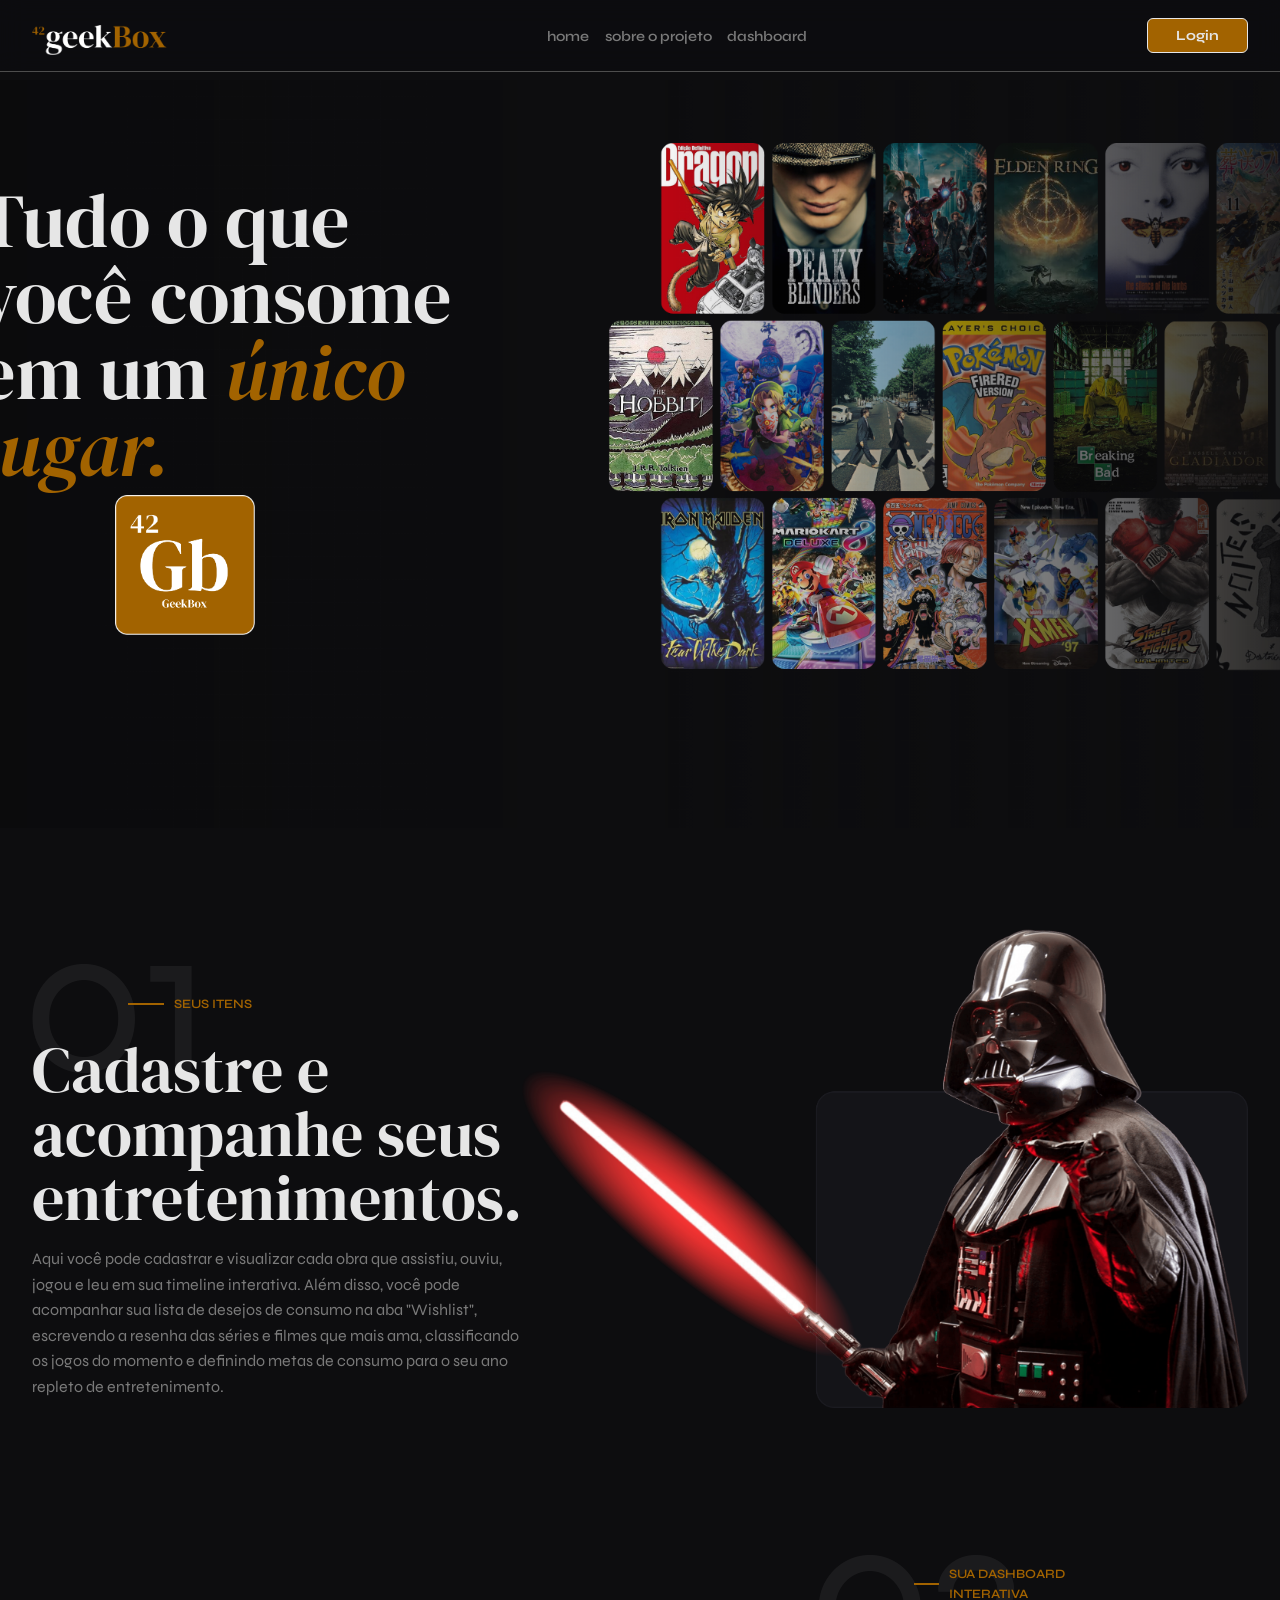
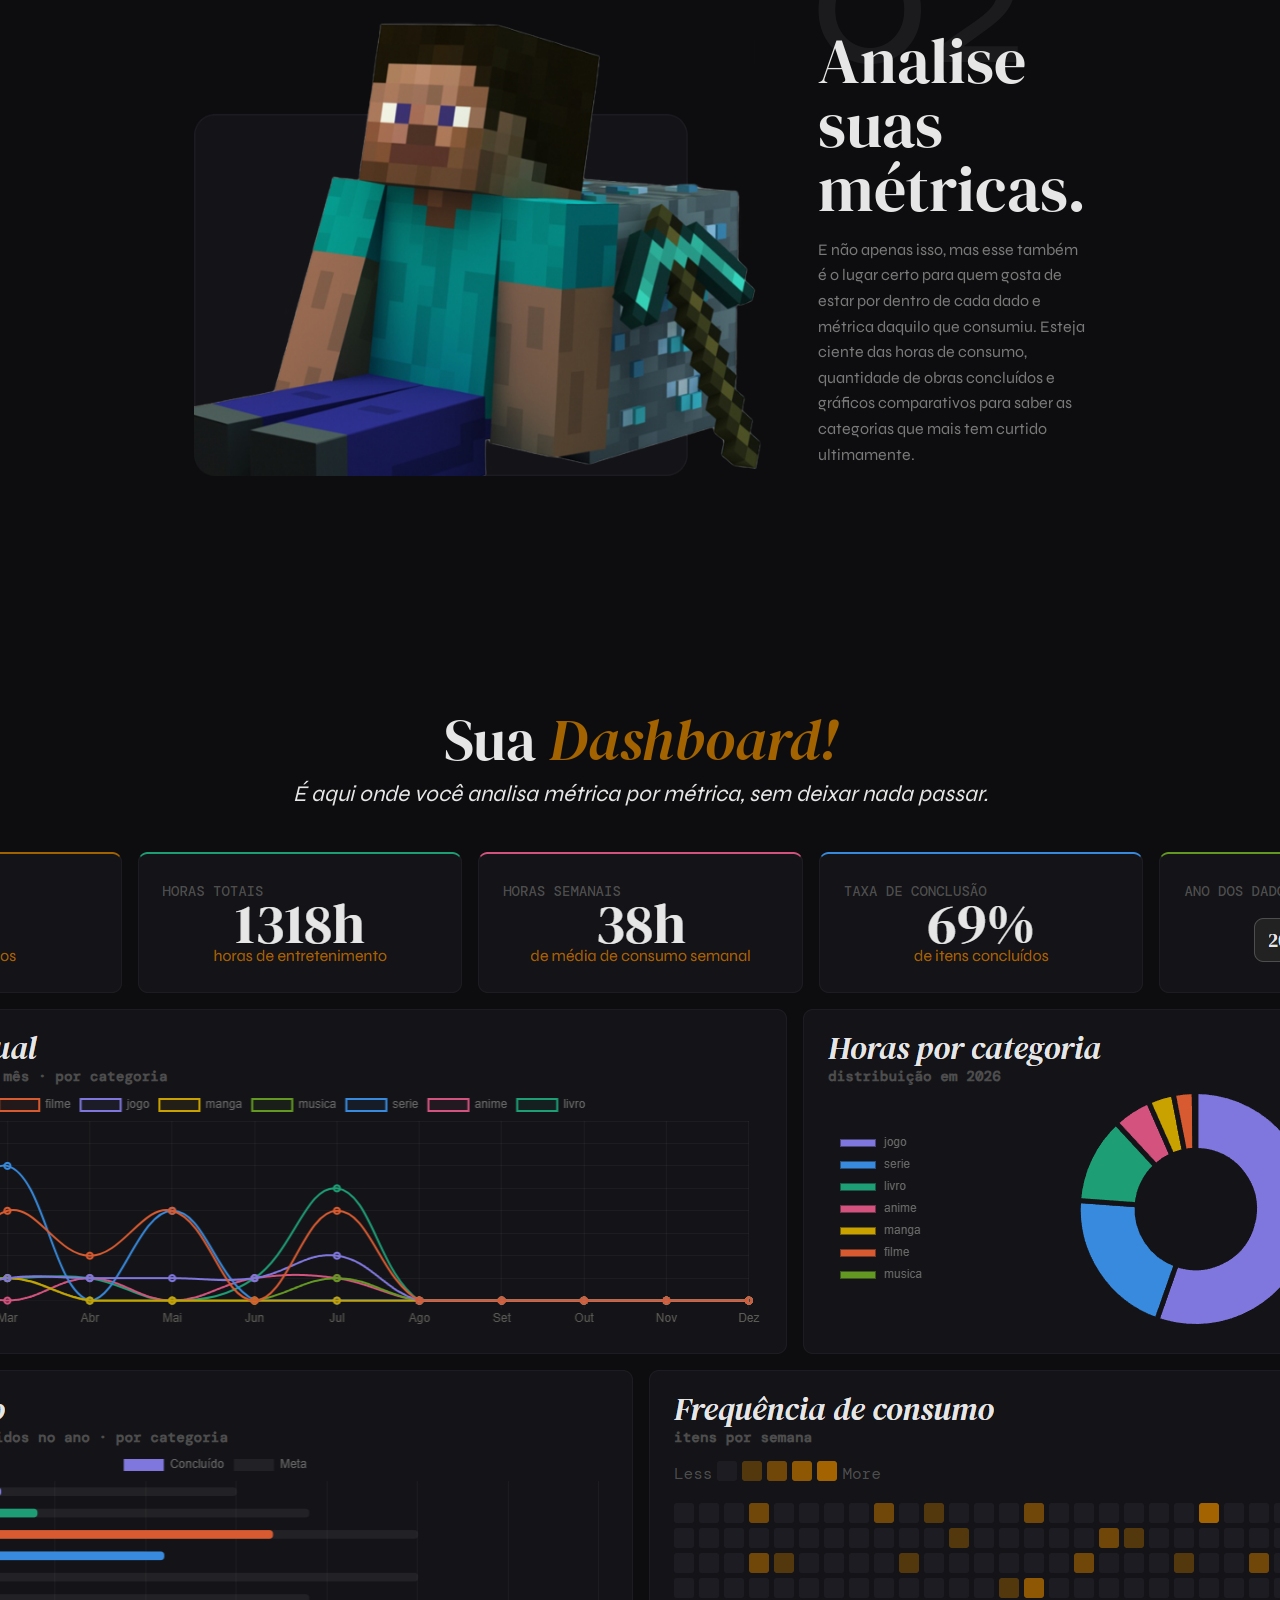
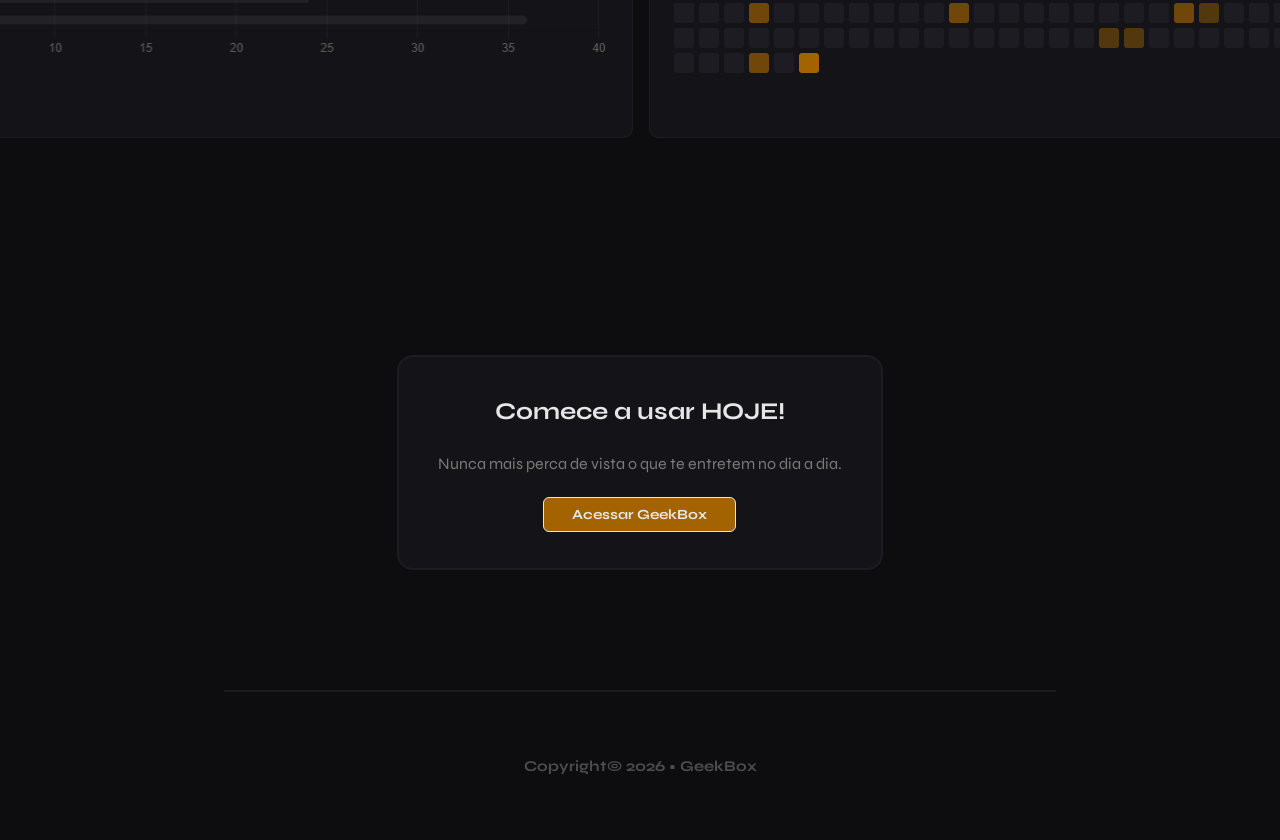
<file: public/index.html>
<!DOCTYPE html>
<html lang="en">

<head>
    <meta charset="UTF-8">
    <meta http-equiv="X-UA-Compatible" content="IE=edge">
    <meta name="viewport" content="width=device-width, initial-scale=1.0">

    <title>GeekBox | Página Inicial</title>

    <script src="./js/sessao.js"></script>

    <link rel="stylesheet" href="./css/estilo.css">
    <link rel="stylesheet" href="./css/components.css">
    <link rel="icon" href="../assets/logo/Vector.png">
    <link rel="preconnect" href="https://fonts.gstatic.com">
</head>

<body>
    <div class="header">
      <div class="container">
        <div class="logo-img">
          <img src="./assets/logo/logo-geekbox.png" alt="">
        </div>
        <ul class="navbar">
          <li><a href="#first">home</a></li>    
          <li><a href="#second">sobre o projeto</a></li>    
          <li><a href="#dashboard-div">dashboard</a></li>    
        </ul>
        <a href="./login.html">
          <button class="btn-login">Login</button>
        </a>
      </div>
    </div>
  

    <div id="first">
      <div class="banner">
        <div class="container">
          <p>Tudo o que você consome em um <span class="italic-span">único lugar.</span></p>
          <div class="logo-image">
            <img src="./assets/landing-page/Vector (5).png" alt="">
          </div>
        </div>
      </div>
    </div>
  

<!-- SEGUNDA SECTION -->
    <div class="social" id="second">
      <div class="container">
        <div class="content">
          <div class="container-text">
            <div class="content-header">
              <span class="bg-number">01</span>
              <div class="header-tag">
                <span class="line"></span>
                <span>SEUS ITENS</span>
              </div>
            </div>
            <div class="content-title">
              <h2>
                Cadastre e acompanhe seus entretenimentos.
              </h2>
            </div>
            <div class="content-text">
              <p>
                Aqui você pode cadastrar e visualizar cada obra que assistiu, ouviu, jogou e leu em sua timeline interativa. Além disso, você pode acompanhar sua lista de desejos de consumo na aba "Wishlist", escrevendo a resenha das séries e filmes que mais ama, classificando os jogos do momento e definindo metas de consumo para o seu ano repleto de entretenimento.
              </p>
            </div>
          </div>
          <div class="content-img">
            <img src="./assets/landing-page/Group 19.png" alt="">
          </div>
        </div>

      </div>
    </div>

<!-- TERCEIRA SECTION -->
    <div class="social" id="third">
      <div class="container">
        <div class="content-second">
          <div class="content-img">
            <img src="./assets/landing-page/Group 20.png" alt="">
          </div>

          <div class="container-text">
            <div class="content-header">
              <span class="bg-number">02</span>
              <div class="header-tag">
                <span class="line"></span>
                <span>SUA DASHBOARD INTERATIVA</span>
              </div>
            </div>
            <div class="content-title">
              <h2>
                Analise suas métricas.
              </h2>
            </div>
            <div class="content-text">
              <p>
                E não apenas isso, mas esse também é o lugar certo para quem gosta de estar por dentro de cada dado e métrica daquilo que consumiu. Esteja ciente das horas de consumo, quantidade de obras concluídos e gráficos comparativos para saber as categorias que mais tem curtido ultimamente.
              </p>
            </div>
          </div>
        </div>

      </div>
    </div>

    <div class="social" id="dashboard-div">
      <div class="container social-dashboard">
         <div class="div-dash-title">
           <h2 class="dashboard-title">
              Sua <span class="italic-span">Dashboard!</span>
            </h2>
            <p>É aqui onde você analisa métrica por métrica, sem deixar nada passar.</p>
         </div>
          <div>
            <img src="./assets/imgs/dash-img.png" alt="Dashboard" class="dashboard-img">
          </div>
      </div>
    </div>

    <div class="social cta">
      <div class="container">
        <div class="card card-cta">
          <h2>Comece a usar <span>HOJE!</span></h2>
          <p>Nunca mais perca de vista o que te entretem no dia a dia.</p>
          <a href="login.html"><button class="btn-login">Acessar GeekBox</button></a>
        </div>
      </div>
    </div>

    <!-- <div>
      <div class="container">

      </div>
    </div> -->
  
    <div class="footer">
      <div>
        <span class="line-footer"></span>
      </div>
      <div class="container">
        <h4>Copyright© 2026 • GeekBox</h4>
      </div>
    </div>
  </body>

</html>
</file>
<file: public/css/estilo.css>
@import url('https://fonts.googleapis.com/css2?family=DM+Mono:ital,wght@0,300;0,400;0,500;1,300;1,400;1,500&display=swap');

@import url('https://fonts.googleapis.com/css2?family=DM+Mono:ital,wght@0,300;0,400;0,500;1,300;1,400;1,500&family=DM+Serif+Display:ital@0;1&display=swap');

@import url('https://fonts.googleapis.com/css2?family=DM+Mono:ital,wght@0,300;0,400;0,500;1,300;1,400;1,500&family=DM+Serif+Display:ital@0;1&family=Syne:wght@400..800&display=swap');


* {
  box-sizing: border-box;
}

html {
  scroll-behavior: smooth;
}

body {
  margin: 0;
  padding: 0;
  font-family: var(--fonte-principal);
  font-size: 1rem;
  line-height: 1.6;

  color: #e6e6e6;
  background-color: #0D0D0F;
}

:root {
  --tamanho-header: 8vh;
  --tamanho-banner: calc(100vh - var(--tamanho-header));
  /* --tamanho-simulador: calc(100vh - var(--tamanho-header) - var(--tamanho-footer) - 2px); */
  --tamanho-section: fit-content;
  /* --tamanho-login: calc(100vh - var(--tamanho-header)); */
  --tamanho-login: calc(100vh - var(--tamanho-header));
  --tamanho-footer: 65px;

  --branco: #e6e6e6;
  --dourado-principal: rgb(162, 99, 0);
  --cinza-escuro: #141418;
  --cinza-principal: #1C1C22;
  --cinza-secundario: #4D4D4D;
  --cinza-conteudo: #7a7a7a;
  --cinza-borda: #24242D; 
  --cinza-apagado: rgba(255, 255, 255, 0.06);

  --verde-claro: #639922;
  --verde-escuro: #1D9E75;
  --amarelo: #CAA200;
  --azul: #378ADD;
  --roxo: #5E56C4;
  --rosa: #D4537E;
  --laranja: #D85A30;

  --fonte-titulo: 'DM Serif Display', serif;
  --fonte-principal: 'Syne', sans-serif;
  --fonte-secundaria: 'DM Mono', sans-serif;
}


.container {
  display: flex;
  width: 95%;
  margin: auto;
}

.header {
  height: var(--tamanho-header);
  border-bottom: 1px solid var(--cinza-secundario);
  width: 100%;
  position: fixed;
  background-color: rgba(13, 13, 15, 0.8);
  backdrop-filter: blur(12px);
  z-index: 9999;
}

.header-login {
  position: relative;
}

.header .container {
  justify-content: space-between;
  align-items: center;
  height: 100%;
}

.header a {
  text-decoration: none;
  color: var(--cinza-conteudo);
  font-weight: 600;
  font-size: 0.9em;
}

.agora {
  font-weight: 800;
}

.navbar {
  width: 300px;
  display: flex;
  align-items: center;
  justify-content: space-between;
  list-style: none;

  color: var(--dourado-principal);
}

.header h1 {
  margin: 0;
}

/* BANNER */


.banner {
  height: var(--tamanho-banner);

  background-image: url('../assets/landing-page/banner-img.png');
  background-position: center 80px;
  background-size: cover;
  background-repeat: no-repeat;
}

.banner .container {
  justify-content: center;
  align-items: center;
  height: 100%;
}

.banner .container p {
  width: 40%;
  margin: 0 840px 160px 0;
  padding: 0;
  font-size: 76px;
  line-height: 1;
  font-family: var(--fonte-titulo);
}

.italic-span {
  font-style: italic;
  color: var(--dourado-principal);
}

/* MISSÃO VISÃO VALORES */

.social {
  height: var(--tamanho-section);
}

.social .container {

  justify-content: center;
  align-items: center;
  /* padding: 42px 420px; */
}

.social .container .content {
  display: flex;
  flex-direction: row;
  justify-content: center;
  align-items: flex-end;
  
  height: 100%;
  width: 100%;
  padding: 80px 320px;
  
}


.social .container .content-second {
  display: flex;
  flex-direction: row;
  justify-content: center;
  align-items: flex-end;
  
  height: 100%;
  width: 100%;
  padding: 80px 320px;
  gap: 56px;
}

.container-text {
  position: relative;
  z-index: 1;
  display: flex;
  flex-direction: column;

}

.content-header {
  position: relative;
}

.bg-number{
  position: absolute;
  top: -140px;
  left: -10px;

  font-family: var(--fonte-principal);
  font-size: 210px;
  font-weight: 400;
  line-height: 1;
  color: var(--cinza-apagado);
}

.header-tag {
  position: absolute;
  bottom: 24px;
  left: 96px;
  display: flex;
  align-items: center;
  gap: 10px;

}

.social p {
  text-align: left;
}




.line {
  display: block;
  background-color: var(--dourado-principal);
  width: 36px;
  height: 2px;
}

.header-tag:nth-child(2) {
  z-index: 999;
  font-family: var(--fonte-principal);
  font-size: 0.8em;
  font-weight: 600;
  color: var(--dourado-principal);
}


.content-img img {
  height: 500px;
}

.content-title h2 {
  font-family: var(--fonte-titulo);
  font-size: 4em;
  font-weight: 200;
  line-height: 1;

  margin: 0;
}

.content-text p {
  color: var(--cinza-conteudo);
}

/* CTA */

.cta {
  margin-top: 180px;
}

/* FOOTER */

.footer {
  height: 150px;
  color: var(--cinza-secundario);

  display: flex;
  font-size: 15px;
  flex-direction: column;
  justify-content: center;
  align-items: center;

  margin-top: 120px;
}

.footer .container {
  justify-content: center;
  text-align: center;
}

.footer .container .version {
  font-size: 12px;
}

.line-footer {
  display: block;
  background-color: var(--cinza-apagado);
  width: 65vw;
  height: 2px;
}

/* LOGIN */

.main-container {
  display: flex;
  flex-direction: column;

  gap: 24px;
  height: 100vh;

  margin-bottom: 24px;
}

.login {
  height: var(--tamanho-login);
  padding: 80px;
}

.login .container {
  justify-content: center;
  align-items: center;

  height: 100%;
  width: 100%;
}

.formulario {
  display: flex;
  height: fit-content;
  width: 100%;
  justify-content: center;
  flex-direction: column; 
}

.login-div {
  display: flex;
  justify-content: center;

  margin-top: 24px;
}

.login-div button {
  width: 140px;
}

.formulario span {
  font-size: 15px;
  font-weight: 700;
}

.formulario input {
  background-color: transparent;
  padding: 8px 10px;
  /* width: 100%; */
  margin-bottom: 14px;
  border: 1px solid var(--branco);
  border-radius: 6px;
  color: #e6e6e6;
}

.formulario select {
  border: 2px solid #32b9cd;
  background-color: white;
  color: gray;
  height: 36px;
  text-align: center;
  border-radius: 10px;
  margin: 0;
}

.campo {
  display: flex;
  flex-direction: column;
  justify-content: start;
  padding: 5px 0;
}

.botao {
  cursor: pointer;
  font-family: "Barlow", sans-serif;
  border: 0;
  border-radius: 5px;
  font-weight: 600;
  font-size: 18px;
  color: #fff;
  background-color: #ED145B;
  width: 120px;
  height: 30px;
  align-self: center;
  margin-top: 20px;
}

.loading-div {
  width: 50px;
  display: none;
}

.loading-div img {
  height: 50px;
  width: 50px;
}

#div_erros_login {
  display: none
}

.login-container {
  display: flex;
  gap: 12px;
  align-items: stretch;
}

/* FORMULARIO */

.alerta_erro{
  display: flex;
  justify-content: flex-end;
}

.card_erro {
  display: none;
  background-color: #fff;
  color: black;
  width: 230px;
  position: fixed;
  border-radius: 4px;
  border: #ED145B 3px solid;
  padding: 10px;
  margin-right: 10%;
}

.card_erro #mensagem_erro{
  font-weight: 500;
  font-size: 20px;
}

.formulario .tipo_campo {
  font-size: 20px;
  font-weight: 600 !important;
}

.formulario {
  display: flex;
  flex-direction: column;
}

input {
  font-family: var(--fonte-principal);

}

.btn {
  font-family: "Barlow", sans-serif;
  border: 0;
  border-radius: 5px;
  font-weight: 600;
  font-size: 18px;
  padding: 10px 15px;
  color: white;
  background-color: #ED145B;
  width: 120px;
  align-self: center;
  margin-top: 5px;
}

.loading-div {
  width: 50px;
  margin: auto;
  display: none;
}

.loading-div img {
  height: 50px;
  width: 50px;
}

/* SIMULADOR */

.simulador {
  color: white;
}

.simulador .container {
  flex-direction: column;
  overflow: scroll; 
  height: var(--tamanho-simulador);
}

/* ALERTA */

#alerta {
  position: absolute;
  right: 0;
  bottom: 0;
}

.mensagem-alarme {
  background-color: white;
  border-radius: 5px;
  width: 300px;
  height: 80px;
  margin: 10px;
  padding: 10px 0;
  display: flex;
  justify-content: space-evenly;
  align-items: center;
}

.mensagem-alarme h3 {
  font-size: 14px;
  margin: 0;
}

.mensagem-alarme .informacao {
  width: 66%;
}

.alarme-sino {
  width: 48px;
  height: 48px;
  animation-name: bell;
  animation-duration: 4s;
  background-image: url('https://cdn-icons-png.flaticon.com/512/1157/1157000.png');
  background-size: cover;
  animation-iteration-count: infinite;
}

@keyframes bell {
  0%   {transform: rotate(25deg)}
  25%  {transform: rotate(-25deg)}
  50%  {transform: rotate(25deg)}
  75%  {transform: rotate(-25deg)}
  100% {transform: rotate(25deg)}
}

@keyframes slideDown {
    from { opacity: 0; transform: translateY(-10px); }
    to { opacity: 1; transform: translateY(0); }
}
@keyframes fadeUp {
    from { opacity: 0; transform: translateY(16px); }
    to { opacity: 1; transform: translateY(0);}
}
@keyframes fadeUp {
    from { opacity: 0; transform: translateY(20px); }
    to { opacity: 1; transform: translateY(0); }
}
@keyframes scaleIn {
    from { opacity: 0; transform: scale(0.95); }
    to { opacity: 1; transform: scale(1); }
}
@keyframes fadeIn {
    from { opacity: 0;}
    to { opacity: 1; }
}
.anim-fade-up {
    animation: fadeUp 0.5s ease both;
}
.anim-scale-in {
    animation: scaleIn 0.55s ease both;
}
.anim-fade-in {
    animation: fadeIn 0.4s ease both;
}
.anim-d1 {
    animation-delay: 0.1s;
}
.anim-d2 {
    animation-delay: 0.2s;
}
.anim-d3 {
    animation-delay: 0.3s;
}
.anim-d4 {
    animation-delay: 0.4s;
}

.item-anim {
    opacity: 0;
    transform: translateY(-20px);
    transition: all 0.3s ease;
}

.item-anim.show {
    opacity: 1;
    transform: translateY(0);
}


.header-container {
    animation: slideDown 1s ease both;
}

.dash-card.kpi:nth-child(1) {
    animation: fadeUp 0.5s ease 0.08s both;
}

.dash-card.kpi:nth-child(2) {
    animation: fadeUp 0.5s ease 0.16s both;
}

.dash-card.kpi:nth-child(3) {
    animation: fadeUp 0.5s ease 0.24s both;
}

.dash-card.kpi:nth-child(4) {
    animation: fadeUp 0.5s ease 0.32s both;
}

.dash-card.kpi:nth-child(5) {
    animation: fadeUp 0.5s ease 0.40s both;
}

#box-span {
  color: var(--dourado-principal);
  font-style: normal;
}

#span-concluido {
    color: #1D9E75;
}

.social-dashboard {
  display: flex;
  flex-direction: column;
  text-align: center;
  justify-content: center;
  align-items: center;
}

.div-dash-title {
  display: flex;
  flex-direction: column;
  justify-content: center;
  align-items: center;
}

.div-dash-title h2 {
  margin: 148px 0 0 0;
  line-height: 1.0;
  font-family: var(--fonte-titulo);
  font-weight: 400;
  font-size: 3.6em;
}

.div-dash-title p {
  margin: 0;
  line-height: 1.0;
  font-family: var(--fonte-principal);
  font-weight: 400;
  font-size: 1.4em;
  font-style: italic;
  margin: 14px 0 24px 0;  
}
</file>
<file: public/css/components.css>
.logo-img {
    display: flex;
}

.logo-img img {
    height: 30px;
    margin-top: 8px;
}

.btn-login {
    background-color: #A26300;
    color: #e6e6e6;
    border: 1.5px solid #e6e6e6;
    border-radius: 6px;
    padding: 8px 28px;
    cursor: pointer;
    font-family: var(--fonte-principal), sans-serif;
    font-weight: 700;
    font-size: 14px;
}

.card {
    width: 100%;
    height: 100%;

    background-color: var(--cinza-escuro);
    border: 2px solid var(--cinza-principal);
    border-radius: 16px;
    padding: 36px 32px;

    display: flex;
    flex-direction: column;

    align-items: center;
    gap: 4px;
}


.card p {
    color: var(--cinza-conteudo);
}

.card h2 {
    margin: 0;
}

.card-cta {
    width: 40%;
}

.dash-button {
    padding: 14px 40px;
    border: 1.5px solid var(--branco);
    border-radius: 8px;
    font-weight: 700;
    font-size: 14px;
}

.dash-button-selected {
    padding: 14px 40px;
    background-color: #e6e6e6;
    border: 1.5px solid var(--branco);
    border-radius: 8px;
    font-weight: 700;
    font-size: 14px;
}

.card-login {
    flex: 1 1 300px;
    display: flex;
    justify-content: flex-start;
    align-items: center;
    border: 2px solid var(--cinza-principal);
    background: linear-gradient(170deg, var(--cinza-escuro) 50%, var(--dourado-principal) 100%);
    /* padding-bottom: 120px; */
}

.card-login h2 {
    font-family: var(--fonte-titulo);
    font-weight: 300;
    font-size: 3.4em;
    margin-bottom: 24px;
}

.register {
    background: linear-gradient(170deg, var(--cinza-escuro) 65%, var(--dourado-principal) 100%);
}

#register-img {
    background-image: linear-gradient(rgba(0, 0, 0, 0.4),rgba(0, 0, 0, 0.8)), 
    url('../assets/poster/hp.png');
}

/* .card-login-header {
    width: 100%;
    height: fit-content;
    display: flex;
    justify-content: flex-start;
    
    padding-right: 42px;
} */
.card-login-header h2 {
    margin-top: 72px;

    width: 90%;
    line-height: 1;
}

.card-register-header h2 {
    margin-top: 32px;

    width: 90%;
    line-height: 1;
}

.banner .container {
    display: flex;
    flex-direction: column;
}

.logo-image {
    position: absolute;
    left:9%;
    top: 55%;
}

.logo-image img {
    height: 140px;
}

/* .side-image {
    position: absolute;
    right: 0;
    top: 50%;
    transform: translateY(-50%);
}

.side-image img {
    display: block;
    max-height: 90vh;
} */
/* 
.banner .container p {
  width: 40%;
  margin: 0 840px 160px 0;
  padding: 0;
  font-size: 76px;
  line-height: 1;
  font-family: var(--fonte-titulo);
} */

.card-img {
    width: 100%;
    height: 100%;

    background-color: var(--cinza-escuro);
    border: 1px solid var(--cinza-principal);
    border-radius: 16px;
    padding: 36px 32px;

    display: flex;
    flex-direction: column;

    align-items: flex-start;
    justify-content: flex-end;
    gap: 4px;
    flex: 4 1 300px;

    background-image: linear-gradient(rgba(0, 0, 0, 0.4),rgba(0, 0, 0, 0.8)), 
    url('../assets/poster/lotr.jpg');
    background-repeat: no-repeat;
    background-size: cover;
    background-position: center;

}

.card-img h2 {
    font-size: 2.6em;
    font-weight: 700;
    line-height: 1;
    width: 40%;
}


.elipse-btn {
    background-color: transparent;
    border: none;
    cursor: pointer;
    display: flex;
    flex-direction: column;
    gap: 4px;
    padding: 10px;
}

.elipse-btn span {
    width: 4px;
    height: 4px;
    background-color: #e6e6e6;
    border-radius: 50%;
}

.close-modal button {
    background: transparent;
    border: none;
    transition: 0.3s ease-in-out;
}   

.search-bar input {
    background-image: url('../assets/icons/search-icon.png');
    background-repeat: no-repeat;
    background-position: 290px center;
    background-size: 20px;
    padding: 35px;
    margin-right: 15px;

    background-color: #1C1C22;
    padding: 8px 12px;
    border: 1px solid #282830;
    border-radius: 10px;
    height: 44px;
    width: 320px;
    margin: 0 0 20px 0;
    transition: border 0.1s ease-in;

    font-family: Syne, sans-serif;
    color: #e6e6e6;
    font-size: 1.1em;
}

.btn-cadastro-div {
    display: flex;
    flex-direction: row;

    margin: 0 0 20px 0;
    justify-content: center;
    align-items: center;
}

.btn-cadastro {
    background-color: #A26300;
    color: #e6e6e6;
    border: 2px solid #e6e6e6;
    border-radius: 6px;
    padding: 10px 36px;
    cursor: pointer;
    transition: 0.3s ease, background-color 0.3s ease;

    font-family: var(--fonte-principal), sans-serif;
    font-weight: 750;
}

.btn-wishlist {
    padding: 10px 18px;
}

.funnel-div {
    display: flex;
    flex-direction: row;
    gap: 4px;
}

.funnel-div img {
    height: 16px;
    width: auto;
}

#icon-image img {
    height: 140px;
}


.label-box input {
    background-color: transparent;
    padding: 8px 10px;

    width: 100%;
    margin-bottom: 14px;

    border: 2px solid #e6e6e6;
    border-radius: 6px;

    color: #e6e6e6;
}

.label-box select {
    background-color: transparent;
    padding: 8px 10px;

    width: 100%;
    margin-bottom: 14px;

    border: 2px solid #e6e6e6;
    border-radius: 6px;

    color: #e6e6e6;
}

::placeholder {
    color: #707070;
    font-family: var(--fonte-principal), sans-serif;
}

.responsive-labels {
    display: flex;
    flex-direction: row;

    gap: 20px;
}

select {
    min-inline-size: 14ch;
    justify-content: space-between;
}

select, select::picker(select) {
    font-size: 1.1em;
    appearance: base-select;
    padding: 1rem;
    border: 0.5px solid #4D4D4D;
    border-radius: 1rem;
    background-color: #222;
    line-height: 1.6;
    color: #e6e6e6;
}


select::picker-icon {
    color: #4D4D4D;
    transition: transform 0.4s ease;
    margin-right: 8px;
    border-radius: 100px;
}

select:open::picker-icon {
    transform: rotate(90deg);
}


.btn-filtro-div {
    display: flex;
    flex-direction: row;
    gap: 12px;
}

.avaliacao {
    display: flex;
    flex-direction: row;
    gap: 2px;
    padding: 0;
}

.star-icon {
    list-style: none;
    cursor: pointer;
    font-size: 24px;
    color: #A26300;
}

.star-icon::before {
    content: "\2606"; 
}

.star-icon.ativo::before {
    content: "\2605"; 
}
</file>
